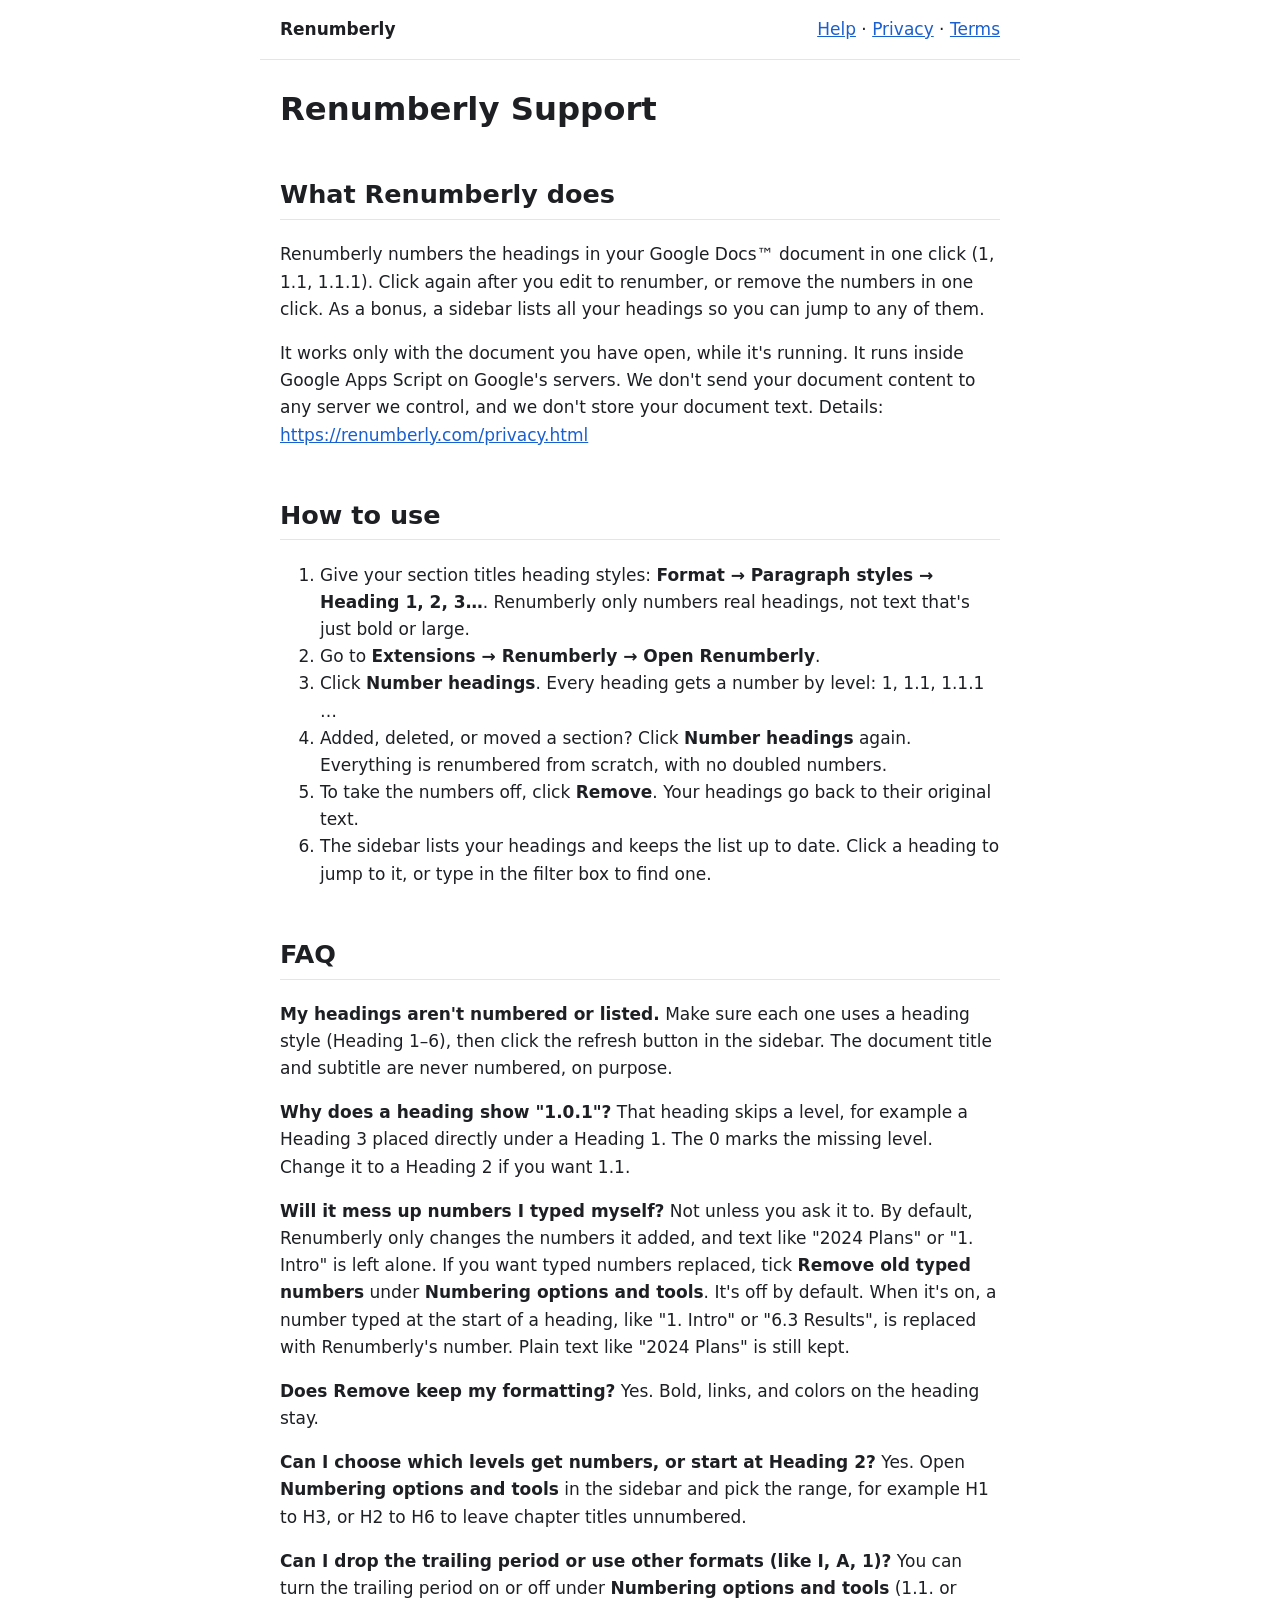
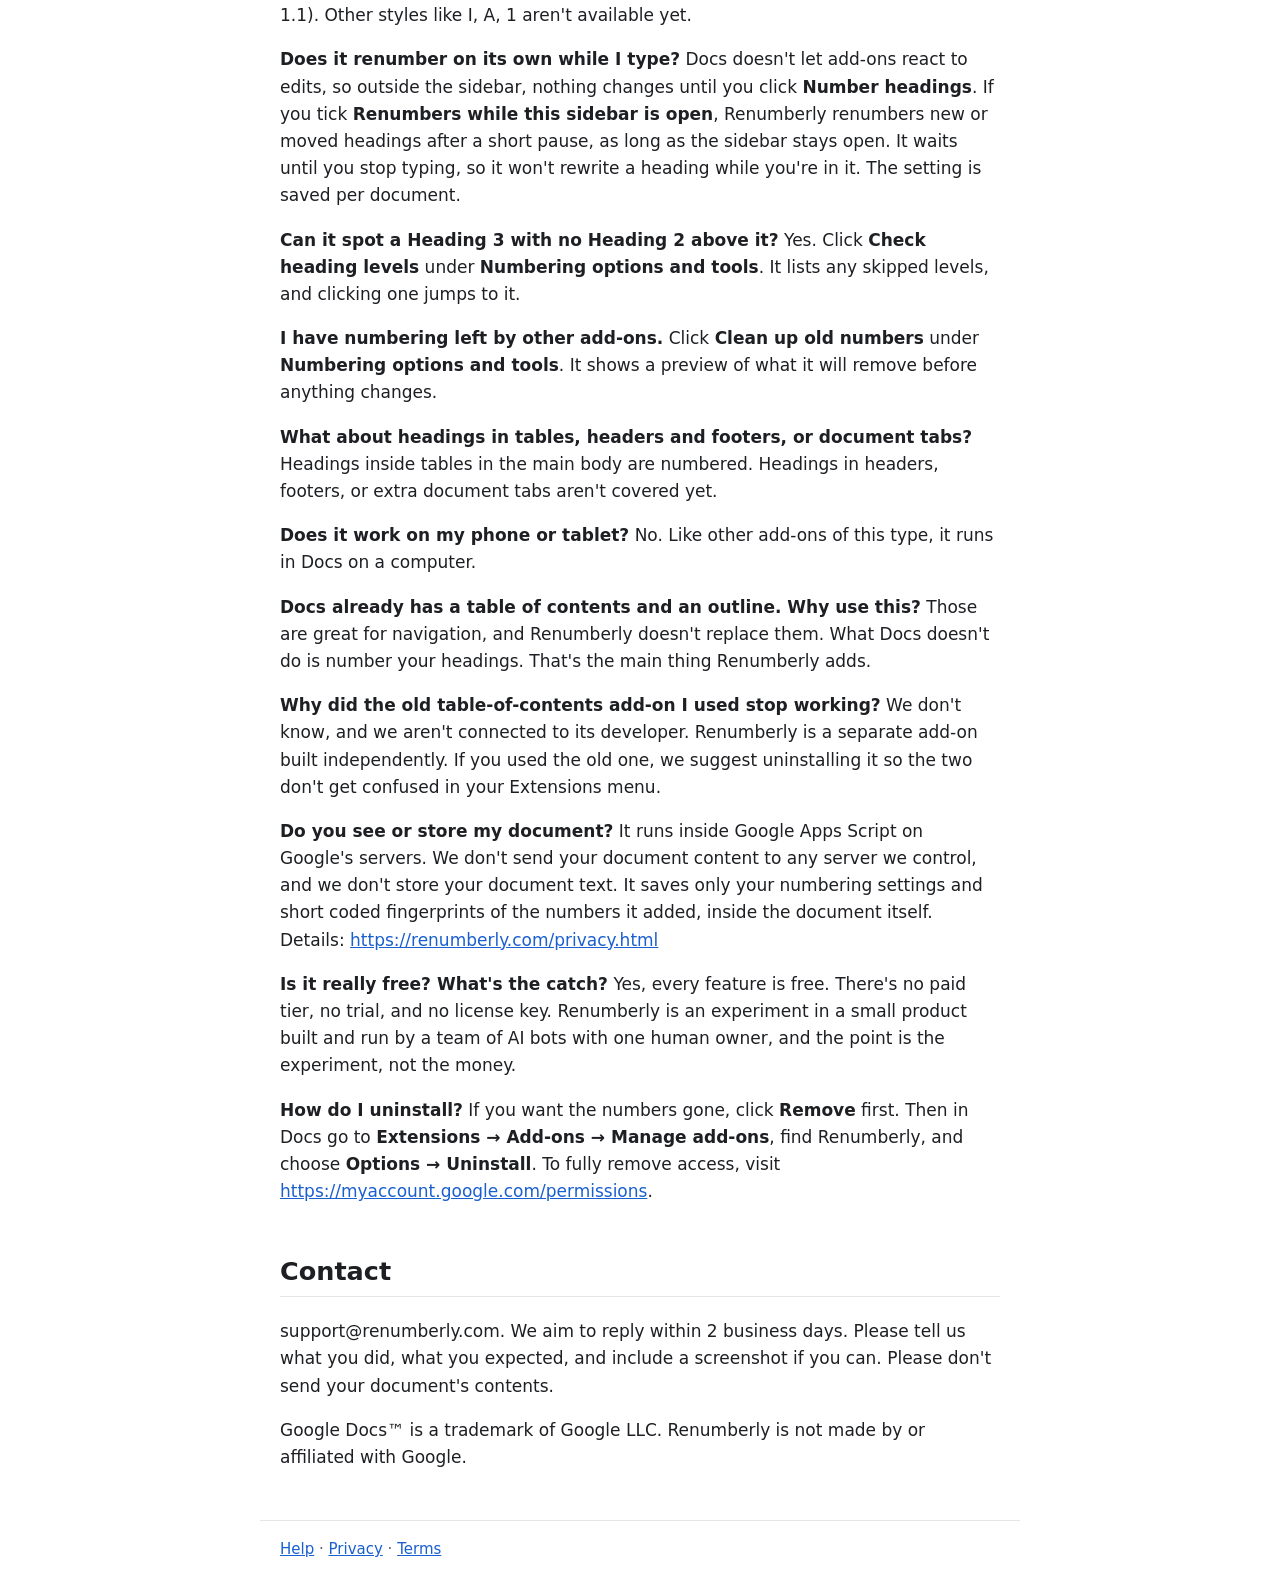
<file: index.html>
<!doctype html><html lang="en"><head><meta charset="utf-8">
<meta name="viewport" content="width=device-width, initial-scale=1"><title>Renumberly Help & Support</title>
<link rel="stylesheet" href="style.css"><link rel="canonical" href="https://renumberly.com/"></head><body><header><strong>Renumberly</strong><nav><a href="index.html">Help</a> · <a href="privacy.html">Privacy</a> · <a href="terms.html">Terms</a></nav></header>
<main><h1>Renumberly Support</h1>
<h2>What Renumberly does</h2>
<p>Renumberly numbers the headings in your Google Docs™ document in one click (1, 1.1, 1.1.1). Click again after you edit to renumber, or remove the numbers in one click. As a bonus, a sidebar lists all your headings so you can jump to any of them.</p>
<p>It works only with the document you have open, while it's running. It runs inside Google Apps Script on Google's servers. We don't send your document content to any server we control, and we don't store your document text. Details: <a href="https://renumberly.com/privacy.html">https://renumberly.com/privacy.html</a></p>
<h2>How to use</h2>
<ol>
<li>Give your section titles heading styles: <strong>Format → Paragraph styles → Heading 1, 2, 3…</strong>. Renumberly only numbers real headings, not text that's just bold or large.</li>
<li>Go to <strong>Extensions → Renumberly → Open Renumberly</strong>.</li>
<li>Click <strong>Number headings</strong>. Every heading gets a number by level: 1, 1.1, 1.1.1 …</li>
<li>Added, deleted, or moved a section? Click <strong>Number headings</strong> again. Everything is renumbered from scratch, with no doubled numbers.</li>
<li>To take the numbers off, click <strong>Remove</strong>. Your headings go back to their original text.</li>
<li>The sidebar lists your headings and keeps the list up to date. Click a heading to jump to it, or type in the filter box to find one.</li>
</ol>
<h2>FAQ</h2>
<p><strong>My headings aren't numbered or listed.</strong>
Make sure each one uses a heading style (Heading 1–6), then click the refresh button in the sidebar. The document title and subtitle are never numbered, on purpose.</p>
<p><strong>Why does a heading show "1.0.1"?</strong>
That heading skips a level, for example a Heading 3 placed directly under a Heading 1. The 0 marks the missing level. Change it to a Heading 2 if you want 1.1.</p>
<p><strong>Will it mess up numbers I typed myself?</strong>
Not unless you ask it to. By default, Renumberly only changes the numbers it added, and text like "2024 Plans" or "1. Intro" is left alone. If you want typed numbers replaced, tick <strong>Remove old typed numbers</strong> under <strong>Numbering options and tools</strong>. It's off by default. When it's on, a number typed at the start of a heading, like "1. Intro" or "6.3 Results", is replaced with Renumberly's number. Plain text like "2024 Plans" is still kept.</p>
<p><strong>Does Remove keep my formatting?</strong>
Yes. Bold, links, and colors on the heading stay.</p>
<p><strong>Can I choose which levels get numbers, or start at Heading 2?</strong>
Yes. Open <strong>Numbering options and tools</strong> in the sidebar and pick the range, for example H1 to H3, or H2 to H6 to leave chapter titles unnumbered.</p>
<p><strong>Can I drop the trailing period or use other formats (like I, A, 1)?</strong>
You can turn the trailing period on or off under <strong>Numbering options and tools</strong> (1.1. or 1.1). Other styles like I, A, 1 aren't available yet.</p>
<p><strong>Does it renumber on its own while I type?</strong>
Docs doesn't let add-ons react to edits, so outside the sidebar, nothing changes until you click <strong>Number headings</strong>. If you tick <strong>Renumbers while this sidebar is open</strong>, Renumberly renumbers new or moved headings after a short pause, as long as the sidebar stays open. It waits until you stop typing, so it won't rewrite a heading while you're in it. The setting is saved per document.</p>
<p><strong>Can it spot a Heading 3 with no Heading 2 above it?</strong>
Yes. Click <strong>Check heading levels</strong> under <strong>Numbering options and tools</strong>. It lists any skipped levels, and clicking one jumps to it.</p>
<p><strong>I have numbering left by other add-ons.</strong>
Click <strong>Clean up old numbers</strong> under <strong>Numbering options and tools</strong>. It shows a preview of what it will remove before anything changes.</p>
<p><strong>What about headings in tables, headers and footers, or document tabs?</strong>
Headings inside tables in the main body are numbered. Headings in headers, footers, or extra document tabs aren't covered yet.</p>
<p><strong>Does it work on my phone or tablet?</strong>
No. Like other add-ons of this type, it runs in Docs on a computer.</p>
<p><strong>Docs already has a table of contents and an outline. Why use this?</strong>
Those are great for navigation, and Renumberly doesn't replace them. What Docs doesn't do is number your headings. That's the main thing Renumberly adds.</p>
<p><strong>Why did the old table-of-contents add-on I used stop working?</strong>
We don't know, and we aren't connected to its developer. Renumberly is a separate add-on built independently. If you used the old one, we suggest uninstalling it so the two don't get confused in your Extensions menu.</p>
<p><strong>Do you see or store my document?</strong>
It runs inside Google Apps Script on Google's servers. We don't send your document content to any server we control, and we don't store your document text. It saves only your numbering settings and short coded fingerprints of the numbers it added, inside the document itself. Details: <a href="https://renumberly.com/privacy.html">https://renumberly.com/privacy.html</a></p>
<p><strong>Is it really free? What's the catch?</strong>
Yes, every feature is free. There's no paid tier, no trial, and no license key. Renumberly is an experiment in a small product built and run by a team of AI bots with one human owner, and the point is the experiment, not the money.</p>
<p><strong>How do I uninstall?</strong>
If you want the numbers gone, click <strong>Remove</strong> first. Then in Docs go to <strong>Extensions → Add-ons → Manage add-ons</strong>, find Renumberly, and choose <strong>Options → Uninstall</strong>. To fully remove access, visit <a href="https://myaccount.google.com/permissions">https://myaccount.google.com/permissions</a>.</p>
<h2>Contact</h2>
<p>support@renumberly.com. We aim to reply within 2 business days.
Please tell us what you did, what you expected, and include a screenshot if you can. Please don't send your document's contents.</p>
<p>Google Docs™ is a trademark of Google LLC. Renumberly is not made by or affiliated with Google.</p></main><footer><nav><a href="index.html">Help</a> · <a href="privacy.html">Privacy</a> · <a href="terms.html">Terms</a></nav></footer></body></html>
</file>
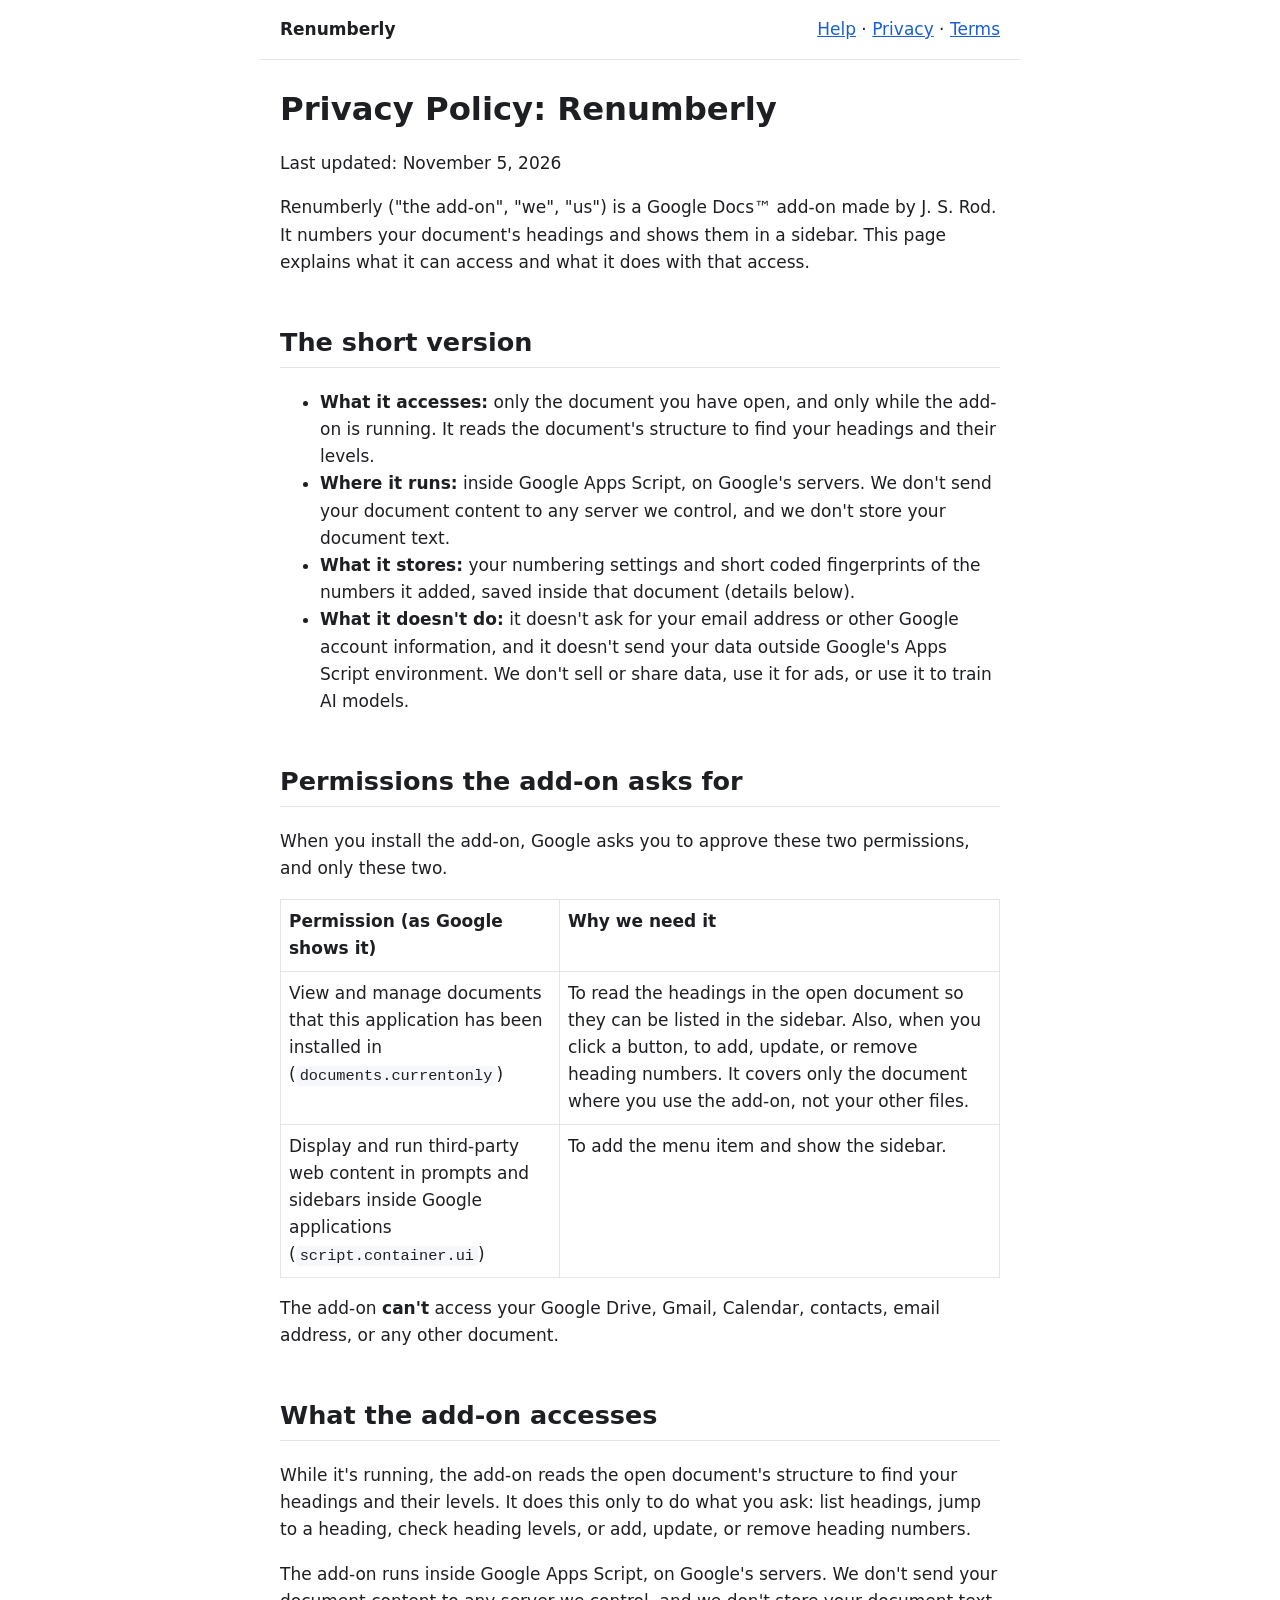
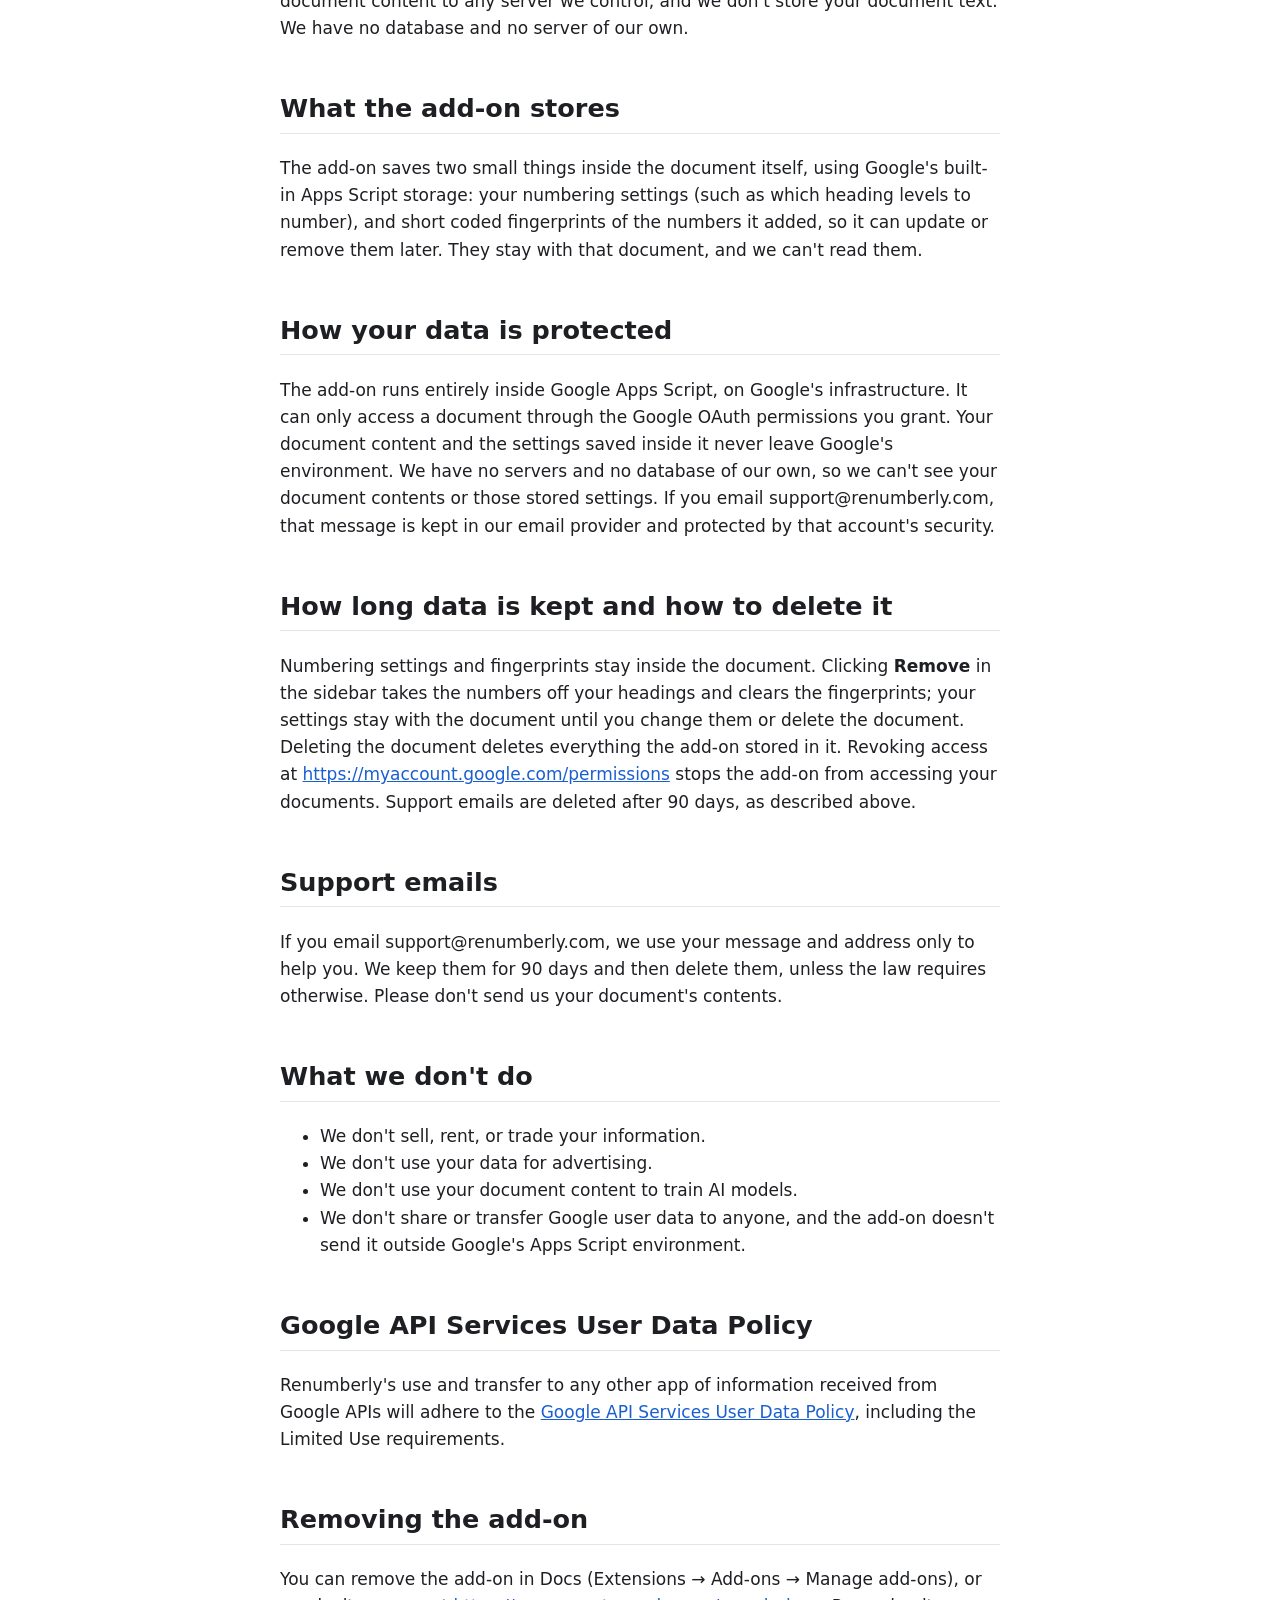
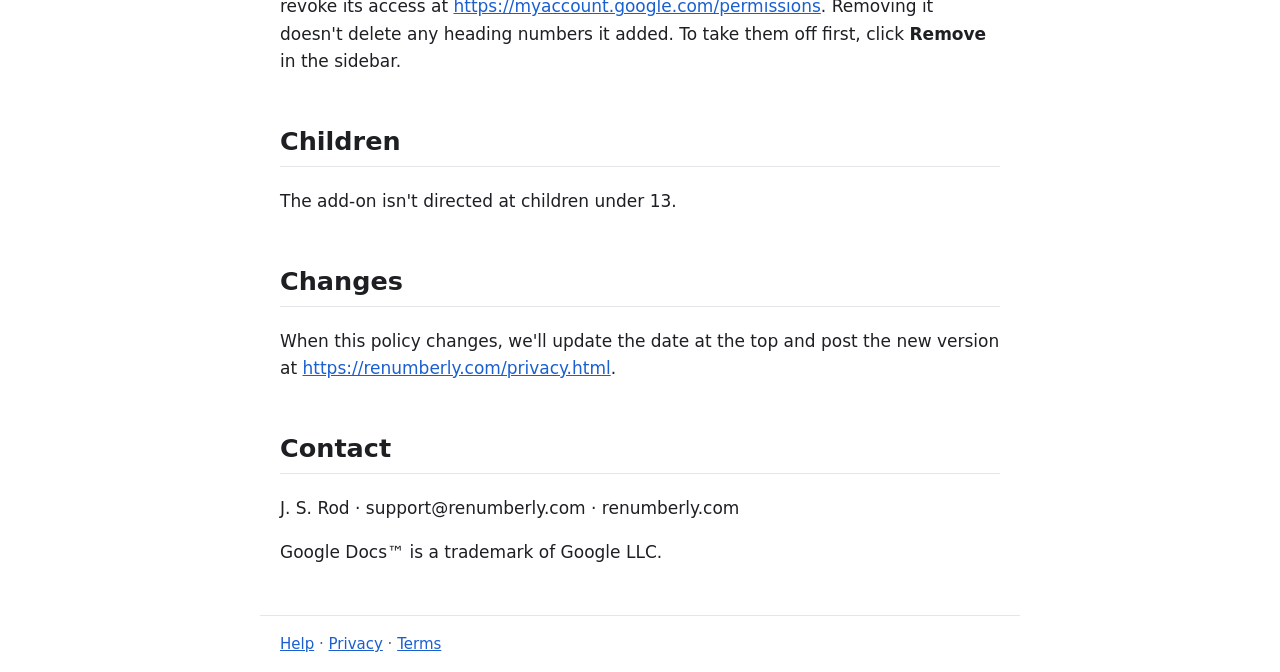
<file: privacy.html>
<!doctype html><html lang="en"><head><meta charset="utf-8">
<meta name="viewport" content="width=device-width, initial-scale=1"><title>Renumberly Privacy Policy</title>
<link rel="stylesheet" href="style.css"><link rel="canonical" href="https://renumberly.com/privacy.html"></head><body><header><strong>Renumberly</strong><nav><a href="index.html">Help</a> · <a href="privacy.html">Privacy</a> · <a href="terms.html">Terms</a></nav></header>
<main><h1>Privacy Policy: Renumberly</h1>
<p>Last updated: November 5, 2026</p>
<p>Renumberly ("the add-on", "we", "us") is a Google Docs™ add-on made by J. S. Rod. It numbers your document's headings and shows them in a sidebar. This page explains what it can access and what it does with that access.</p>
<h2>The short version</h2>
<ul>
<li><strong>What it accesses:</strong> only the document you have open, and only while the add-on is running. It reads the document's structure to find your headings and their levels.</li>
<li><strong>Where it runs:</strong> inside Google Apps Script, on Google's servers. We don't send your document content to any server we control, and we don't store your document text.</li>
<li><strong>What it stores:</strong> your numbering settings and short coded fingerprints of the numbers it added, saved inside that document (details below).</li>
<li><strong>What it doesn't do:</strong> it doesn't ask for your email address or other Google account information, and it doesn't send your data outside Google's Apps Script environment. We don't sell or share data, use it for ads, or use it to train AI models.</li>
</ul>
<h2>Permissions the add-on asks for</h2>
<p>When you install the add-on, Google asks you to approve these two permissions, and only these two.</p>
<table>
<thead>
<tr>
<th>Permission (as Google shows it)</th>
<th>Why we need it</th>
</tr>
</thead>
<tbody>
<tr>
<td>View and manage documents that this application has been installed in (<code>documents.currentonly</code>)</td>
<td>To read the headings in the open document so they can be listed in the sidebar. Also, when you click a button, to add, update, or remove heading numbers. It covers only the document where you use the add-on, not your other files.</td>
</tr>
<tr>
<td>Display and run third-party web content in prompts and sidebars inside Google applications (<code>script.container.ui</code>)</td>
<td>To add the menu item and show the sidebar.</td>
</tr>
</tbody>
</table>
<p>The add-on <strong>can't</strong> access your Google Drive, Gmail, Calendar, contacts, email address, or any other document.</p>
<h2>What the add-on accesses</h2>
<p>While it's running, the add-on reads the open document's structure to find your headings and their levels. It does this only to do what you ask: list headings, jump to a heading, check heading levels, or add, update, or remove heading numbers.</p>
<p>The add-on runs inside Google Apps Script, on Google's servers. We don't send your document content to any server we control, and we don't store your document text. We have no database and no server of our own.</p>
<h2>What the add-on stores</h2>
<p>The add-on saves two small things inside the document itself, using Google's built-in Apps Script storage: your numbering settings (such as which heading levels to number), and short coded fingerprints of the numbers it added, so it can update or remove them later. They stay with that document, and we can't read them.</p>
<h2>How your data is protected</h2>
<p>The add-on runs entirely inside Google Apps Script, on Google's infrastructure. It can only access a document through the Google OAuth permissions you grant. Your document content and the settings saved inside it never leave Google's environment. We have no servers and no database of our own, so we can't see your document contents or those stored settings. If you email support@renumberly.com, that message is kept in our email provider and protected by that account's security.</p>
<h2>How long data is kept and how to delete it</h2>
<p>Numbering settings and fingerprints stay inside the document. Clicking <strong>Remove</strong> in the sidebar takes the numbers off your headings and clears the fingerprints; your settings stay with the document until you change them or delete the document. Deleting the document deletes everything the add-on stored in it. Revoking access at <a href="https://myaccount.google.com/permissions">https://myaccount.google.com/permissions</a> stops the add-on from accessing your documents. Support emails are deleted after 90 days, as described above.</p>
<h2>Support emails</h2>
<p>If you email support@renumberly.com, we use your message and address only to help you. We keep them for 90 days and then delete them, unless the law requires otherwise. Please don't send us your document's contents.</p>
<h2>What we don't do</h2>
<ul>
<li>We don't sell, rent, or trade your information.</li>
<li>We don't use your data for advertising.</li>
<li>We don't use your document content to train AI models.</li>
<li>We don't share or transfer Google user data to anyone, and the add-on doesn't send it outside Google's Apps Script environment.</li>
</ul>
<h2>Google API Services User Data Policy</h2>
<p>Renumberly's use and transfer to any other app of information received from Google APIs will adhere to the <a href="https://developers.google.com/terms/api-services-user-data-policy">Google API Services User Data Policy</a>, including the Limited Use requirements.</p>
<h2>Removing the add-on</h2>
<p>You can remove the add-on in Docs (Extensions → Add-ons → Manage add-ons), or revoke its access at <a href="https://myaccount.google.com/permissions">https://myaccount.google.com/permissions</a>. Removing it doesn't delete any heading numbers it added. To take them off first, click <strong>Remove</strong> in the sidebar.</p>
<h2>Children</h2>
<p>The add-on isn't directed at children under 13.</p>
<h2>Changes</h2>
<p>When this policy changes, we'll update the date at the top and post the new version at <a href="https://renumberly.com/privacy.html">https://renumberly.com/privacy.html</a>.</p>
<h2>Contact</h2>
<p>J. S. Rod · support@renumberly.com · renumberly.com</p>
<p>Google Docs™ is a trademark of Google LLC.</p></main><footer><nav><a href="index.html">Help</a> · <a href="privacy.html">Privacy</a> · <a href="terms.html">Terms</a></nav></footer></body></html>
</file>
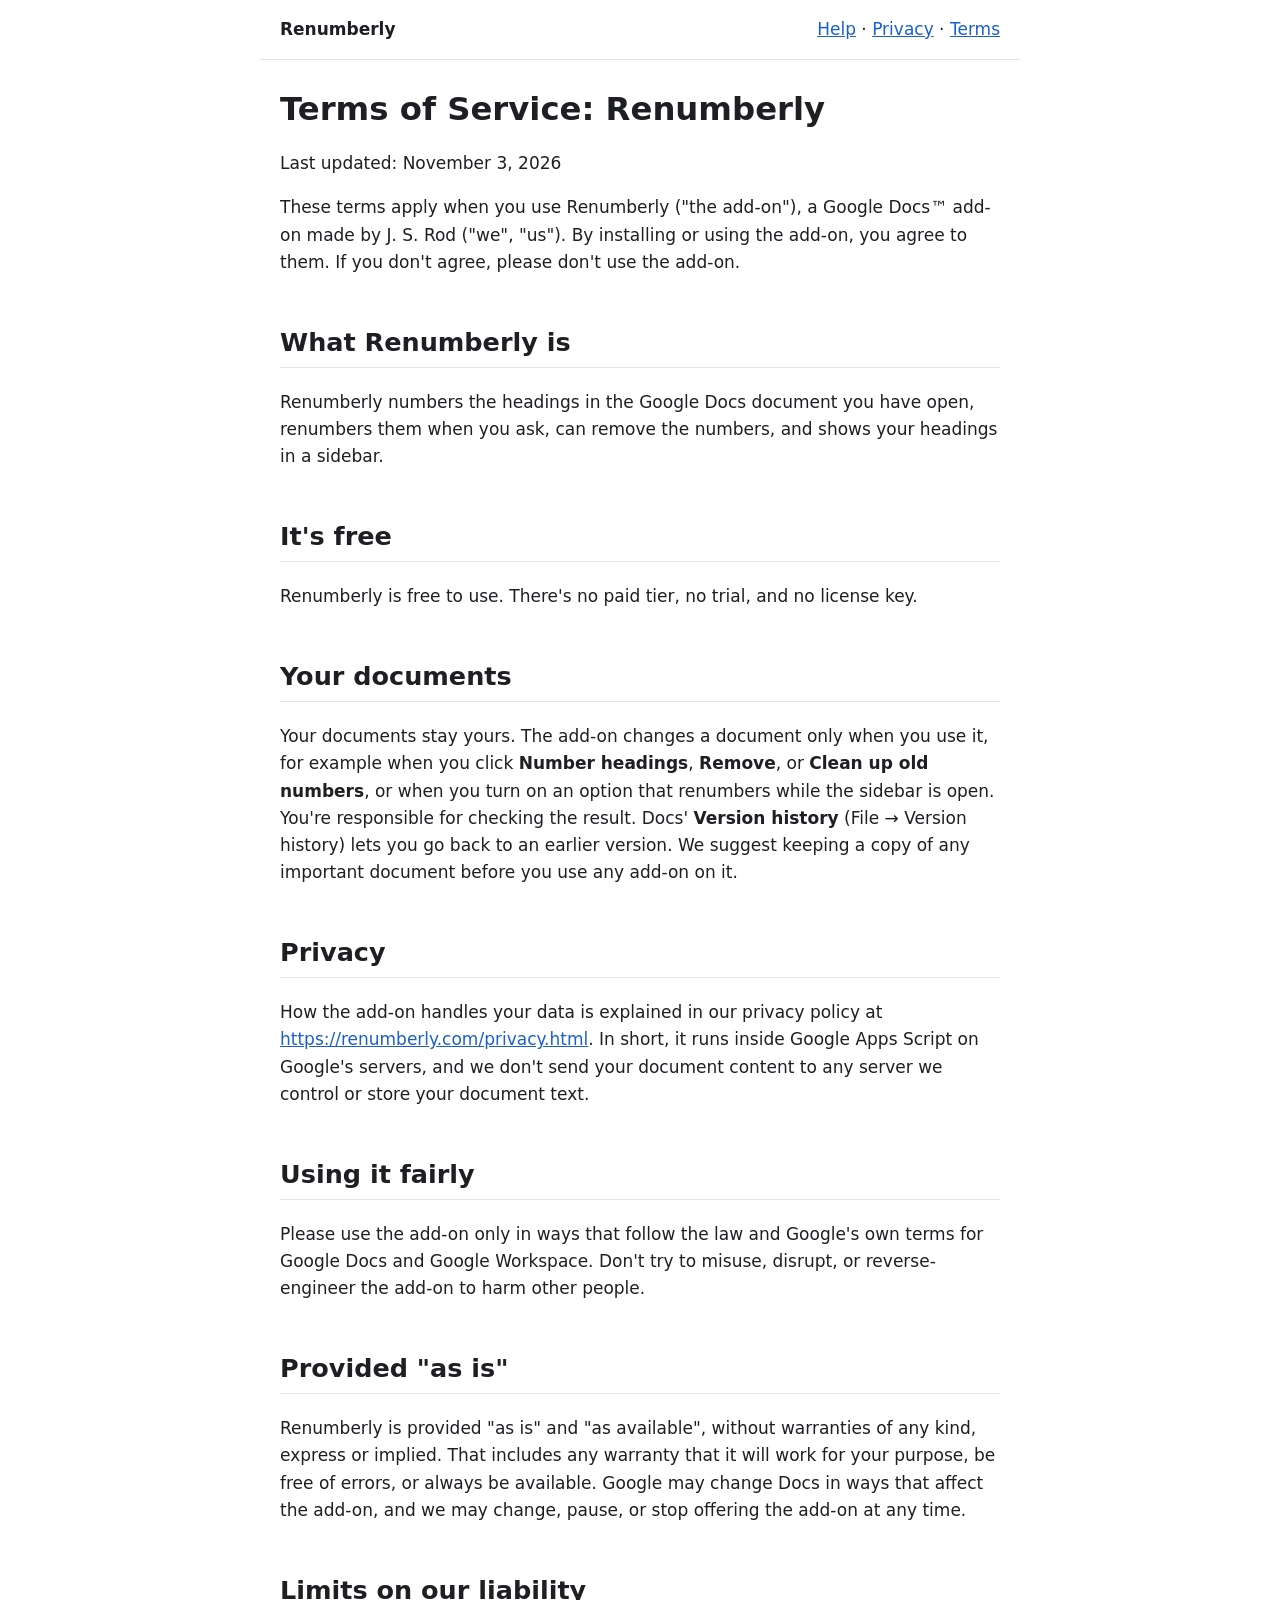
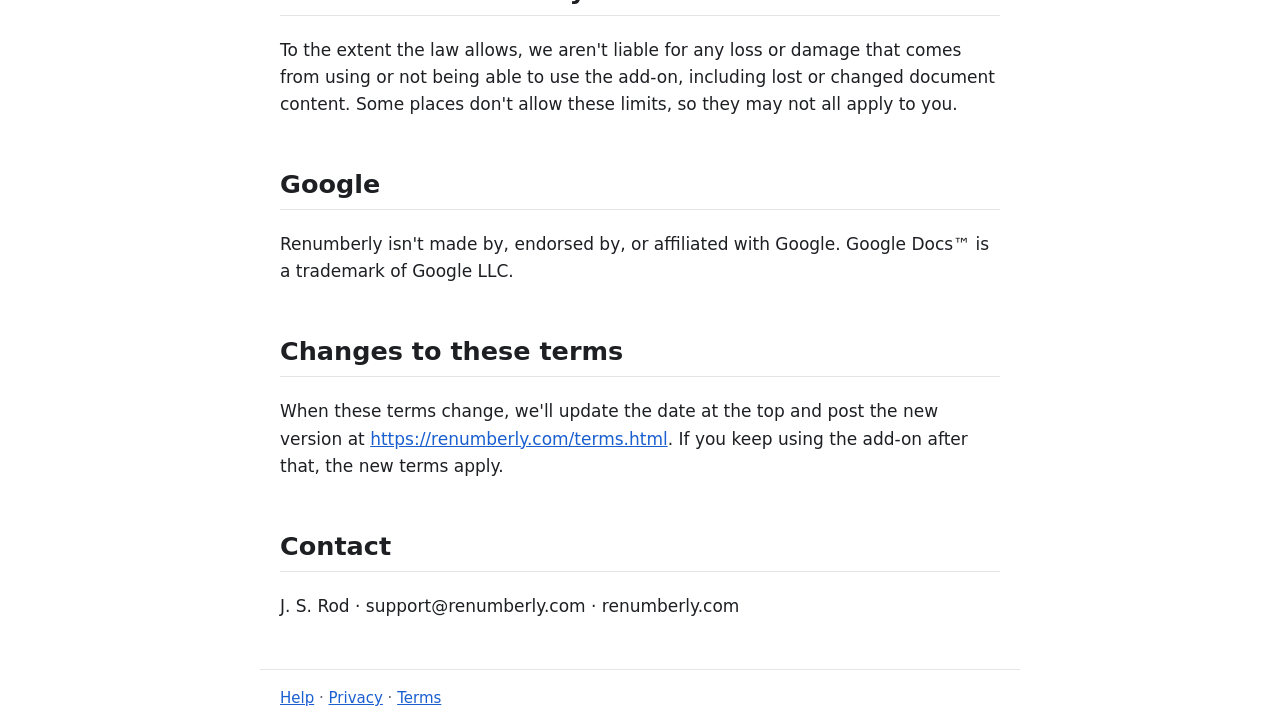
<file: terms.html>
<!doctype html><html lang="en"><head><meta charset="utf-8">
<meta name="viewport" content="width=device-width, initial-scale=1"><title>Renumberly Terms of Service</title>
<link rel="stylesheet" href="style.css"><link rel="canonical" href="https://renumberly.com/terms.html"></head><body><header><strong>Renumberly</strong><nav><a href="index.html">Help</a> · <a href="privacy.html">Privacy</a> · <a href="terms.html">Terms</a></nav></header>
<main><h1>Terms of Service: Renumberly</h1>
<p>Last updated: November 3, 2026</p>
<p>These terms apply when you use Renumberly ("the add-on"), a Google Docs™ add-on made by J. S. Rod ("we", "us"). By installing or using the add-on, you agree to them. If you don't agree, please don't use the add-on.</p>
<h2>What Renumberly is</h2>
<p>Renumberly numbers the headings in the Google Docs document you have open, renumbers them when you ask, can remove the numbers, and shows your headings in a sidebar.</p>
<h2>It's free</h2>
<p>Renumberly is free to use. There's no paid tier, no trial, and no license key.</p>
<h2>Your documents</h2>
<p>Your documents stay yours. The add-on changes a document only when you use it, for example when you click <strong>Number headings</strong>, <strong>Remove</strong>, or <strong>Clean up old numbers</strong>, or when you turn on an option that renumbers while the sidebar is open. You're responsible for checking the result. Docs' <strong>Version history</strong> (File → Version history) lets you go back to an earlier version. We suggest keeping a copy of any important document before you use any add-on on it.</p>
<h2>Privacy</h2>
<p>How the add-on handles your data is explained in our privacy policy at <a href="https://renumberly.com/privacy.html">https://renumberly.com/privacy.html</a>. In short, it runs inside Google Apps Script on Google's servers, and we don't send your document content to any server we control or store your document text.</p>
<h2>Using it fairly</h2>
<p>Please use the add-on only in ways that follow the law and Google's own terms for Google Docs and Google Workspace. Don't try to misuse, disrupt, or reverse-engineer the add-on to harm other people.</p>
<h2>Provided "as is"</h2>
<p>Renumberly is provided "as is" and "as available", without warranties of any kind, express or implied. That includes any warranty that it will work for your purpose, be free of errors, or always be available. Google may change Docs in ways that affect the add-on, and we may change, pause, or stop offering the add-on at any time.</p>
<h2>Limits on our liability</h2>
<p>To the extent the law allows, we aren't liable for any loss or damage that comes from using or not being able to use the add-on, including lost or changed document content. Some places don't allow these limits, so they may not all apply to you.</p>
<h2>Google</h2>
<p>Renumberly isn't made by, endorsed by, or affiliated with Google. Google Docs™ is a trademark of Google LLC.</p>
<h2>Changes to these terms</h2>
<p>When these terms change, we'll update the date at the top and post the new version at <a href="https://renumberly.com/terms.html">https://renumberly.com/terms.html</a>. If you keep using the add-on after that, the new terms apply.</p>
<h2>Contact</h2>
<p>J. S. Rod · support@renumberly.com · renumberly.com</p></main><footer><nav><a href="index.html">Help</a> · <a href="privacy.html">Privacy</a> · <a href="terms.html">Terms</a></nav></footer></body></html>
</file>
<file: style.css>
:root{--bg:#fff;--fg:#1d1f23;--mut:#5b616b;--line:#e3e5e8;--acc:#1a5fd0;--ph:#fff3c4;--phfg:#6b4e00;--note:#f5f7fa}
@media (prefers-color-scheme:dark){:root{--bg:#15171a;--fg:#e6e8eb;--mut:#a3a9b2;--line:#2c3036;--acc:#7fb0ff;--ph:#4a3d10;--phfg:#ffe08a;--note:#1e2125}}
*{box-sizing:border-box}body{margin:0;background:var(--bg);color:var(--fg);font:17px/1.6 system-ui,-apple-system,"Segoe UI",Roboto,sans-serif}
header,footer{max-width:760px;margin:0 auto;padding:16px 20px;display:flex;justify-content:space-between;gap:12px;flex-wrap:wrap;border-bottom:1px solid var(--line)}
footer{border:0;border-top:1px solid var(--line);color:var(--mut);font-size:15px}
main{max-width:760px;margin:0 auto;padding:8px 20px 32px}
a{color:var(--acc);overflow-wrap:anywhere}h1{font-size:1.9em;line-height:1.2}h2{margin-top:1.8em;border-bottom:1px solid var(--line);padding-bottom:4px}
blockquote{margin:1em 0;padding:10px 14px;background:var(--note);border-left:4px solid var(--mut);color:var(--mut)}
code{font-size:.9em;background:var(--note);padding:1px 4px;border-radius:4px;overflow-wrap:anywhere}
table{border-collapse:collapse;width:100%;display:block;overflow-x:auto}th,td{border:1px solid var(--line);padding:8px;text-align:left;vertical-align:top}
.ph{background:var(--ph);color:var(--phfg);border:1px dashed currentColor;border-radius:4px;padding:0 4px;font-weight:600}
</file>
